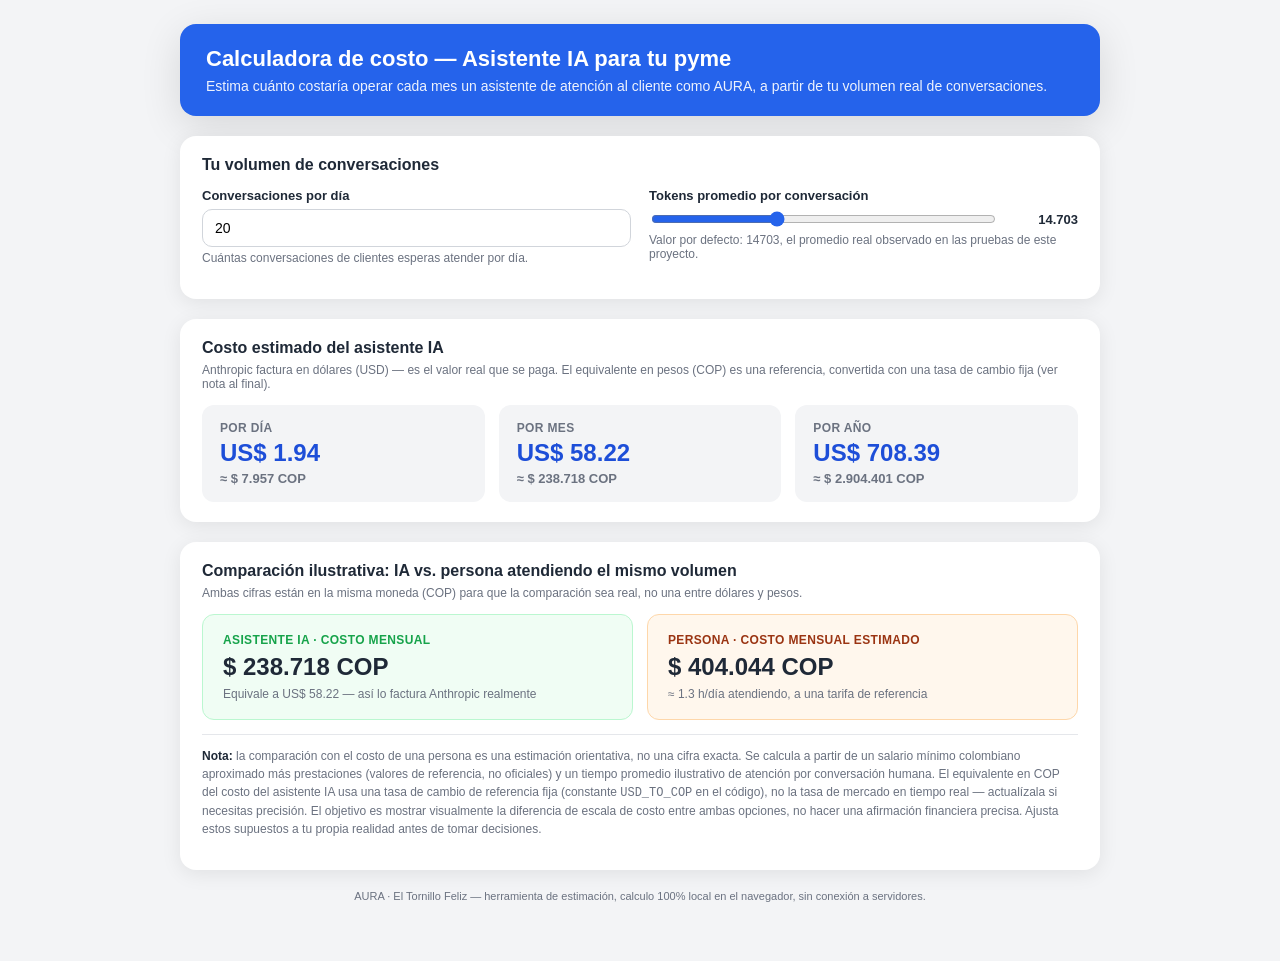
<file: docs/artifact_calculadora_roi.html>
<!doctype html>
<html lang="es">
<head>
<meta charset="UTF-8" />
<meta name="viewport" content="width=device-width, initial-scale=1.0" />
<title>Calculadora de costo — Asistente IA para tu pyme</title>
<style>
  :root {
    --brand: #2563eb;
    --brand-dark: #1d4ed8;
    --bg: #f3f4f6;
    --surface: #ffffff;
    --text: #1f2937;
    --text-muted: #6b7280;
    --radius: 16px;
    --accent-green: #16a34a;
    --accent-green-bg: #f0fdf4;
    --accent-orange: #9a3412;
    --accent-orange-bg: #fff7ed;
  }

  * {
    box-sizing: border-box;
  }

  body {
    margin: 0;
    font-family: -apple-system, BlinkMacSystemFont, "Segoe UI", Roboto, Helvetica, Arial, sans-serif;
    background: var(--bg);
    color: var(--text);
    padding: 24px 16px 60px;
  }

  .page {
    max-width: 920px;
    margin: 0 auto;
    display: flex;
    flex-direction: column;
    gap: 20px;
  }

  header {
    background: var(--brand);
    color: white;
    padding: 22px 26px;
    border-radius: var(--radius);
    box-shadow: 0 10px 40px rgba(0, 0, 0, 0.12);
  }

  header h1 {
    margin: 0 0 6px;
    font-size: 22px;
  }

  header p {
    margin: 0;
    font-size: 14px;
    opacity: 0.92;
  }

  .card {
    background: var(--surface);
    border-radius: var(--radius);
    box-shadow: 0 4px 20px rgba(0, 0, 0, 0.08);
    padding: 20px 22px;
  }

  .card h2 {
    margin: 0 0 14px;
    font-size: 16px;
  }

  .card .hint {
    display: block;
    font-size: 12px;
    color: var(--text-muted);
    margin: -8px 0 14px;
  }

  .inputs-grid {
    display: grid;
    grid-template-columns: repeat(auto-fit, minmax(240px, 1fr));
    gap: 18px;
  }

  .field label {
    display: block;
    font-size: 13px;
    font-weight: 600;
    margin-bottom: 6px;
  }

  .field .hint {
    display: block;
    font-size: 12px;
    color: var(--text-muted);
    font-weight: 400;
    margin-top: 4px;
  }

  .field input[type="number"] {
    width: 100%;
    border: 1px solid #d1d5db;
    border-radius: 10px;
    padding: 10px 12px;
    font-size: 14px;
    font-family: inherit;
    outline: none;
  }

  .field input[type="number"]:focus {
    border-color: var(--brand);
  }

  .field input[type="range"] {
    width: 100%;
    accent-color: var(--brand);
  }

  .range-row {
    display: flex;
    align-items: center;
    gap: 10px;
  }

  .range-value {
    font-weight: 700;
    font-size: 13px;
    min-width: 70px;
    text-align: right;
  }

  .results-grid {
    display: grid;
    grid-template-columns: repeat(auto-fit, minmax(200px, 1fr));
    gap: 14px;
  }

  .result-card {
    background: var(--bg);
    border-radius: 12px;
    padding: 16px 18px;
    display: flex;
    flex-direction: column;
    gap: 4px;
  }

  .result-card .label {
    font-size: 12px;
    color: var(--text-muted);
    font-weight: 600;
    text-transform: uppercase;
    letter-spacing: 0.03em;
  }

  .result-card .value {
    font-size: 24px;
    font-weight: 700;
    color: var(--brand-dark);
  }

  .result-card .value-sub {
    font-size: 13px;
    font-weight: 600;
    color: var(--text-muted);
  }

  .comparison-grid {
    display: grid;
    grid-template-columns: repeat(auto-fit, minmax(260px, 1fr));
    gap: 14px;
  }

  .comparison-card {
    border-radius: 12px;
    padding: 18px 20px;
    display: flex;
    flex-direction: column;
    gap: 6px;
  }

  .comparison-card.ai {
    background: var(--accent-green-bg);
    border: 1px solid #bbf7d0;
  }

  .comparison-card.human {
    background: var(--accent-orange-bg);
    border: 1px solid #fed7aa;
  }

  .comparison-card .label {
    font-size: 12px;
    font-weight: 700;
    text-transform: uppercase;
    letter-spacing: 0.03em;
  }

  .comparison-card.ai .label {
    color: var(--accent-green);
  }

  .comparison-card.human .label {
    color: var(--accent-orange);
  }

  .comparison-card .value {
    font-size: 24px;
    font-weight: 700;
    color: var(--text);
  }

  .comparison-card .sub {
    font-size: 12px;
    color: var(--text-muted);
  }

  .disclaimer {
    font-size: 12px;
    color: var(--text-muted);
    line-height: 1.5;
    border-top: 1px solid #e5e7eb;
    margin-top: 14px;
    padding-top: 12px;
  }

  .disclaimer strong {
    color: var(--text);
  }

  footer {
    text-align: center;
    font-size: 11px;
    color: var(--text-muted);
  }
</style>
</head>
<body>
  <div class="page">
    <header>
      <h1>Calculadora de costo — Asistente IA para tu pyme</h1>
      <p>Estima cuánto costaría operar cada mes un asistente de atención al cliente como AURA, a partir de tu volumen real de conversaciones.</p>
    </header>

    <section class="card">
      <h2>Tu volumen de conversaciones</h2>
      <div class="inputs-grid">
        <div class="field">
          <label for="conversations-per-day">Conversaciones por día</label>
          <input type="number" id="conversations-per-day" min="1" step="1" value="20" />
          <span class="hint">Cuántas conversaciones de clientes esperas atender por día.</span>
        </div>
        <div class="field">
          <label for="tokens-per-conversation">Tokens promedio por conversación</label>
          <div class="range-row">
            <input type="range" id="tokens-per-conversation" min="500" max="40000" step="1" value="14703" />
            <span class="range-value" id="tokens-per-conversation-value">14703</span>
          </div>
          <span class="hint">Valor por defecto: 14703, el promedio real observado en las pruebas de este proyecto.</span>
        </div>
      </div>
    </section>

    <section class="card">
      <h2>Costo estimado del asistente IA</h2>
      <span class="hint">Anthropic factura en dólares (USD) — es el valor real que se paga. El equivalente en pesos (COP) es una referencia, convertida con una tasa de cambio fija (ver nota al final).</span>
      <div class="results-grid">
        <div class="result-card">
          <span class="label">Por día</span>
          <span class="value" id="cost-day-usd">—</span>
          <span class="value-sub" id="cost-day-cop">—</span>
        </div>
        <div class="result-card">
          <span class="label">Por mes</span>
          <span class="value" id="cost-month-usd">—</span>
          <span class="value-sub" id="cost-month-cop">—</span>
        </div>
        <div class="result-card">
          <span class="label">Por año</span>
          <span class="value" id="cost-year-usd">—</span>
          <span class="value-sub" id="cost-year-cop">—</span>
        </div>
      </div>
    </section>

    <section class="card">
      <h2>Comparación ilustrativa: IA vs. persona atendiendo el mismo volumen</h2>
      <span class="hint">Ambas cifras están en la misma moneda (COP) para que la comparación sea real, no una entre dólares y pesos.</span>
      <div class="comparison-grid">
        <div class="comparison-card ai">
          <span class="label">Asistente IA · costo mensual</span>
          <span class="value" id="compare-ai-cost">—</span>
          <span class="sub" id="compare-ai-usd-sub">—</span>
        </div>
        <div class="comparison-card human">
          <span class="label">Persona · costo mensual estimado</span>
          <span class="value" id="compare-human-cost">—</span>
          <span class="sub" id="compare-human-hours">—</span>
        </div>
      </div>
      <p class="disclaimer">
        <strong>Nota:</strong> la comparación con el costo de una persona es una
        estimación orientativa, no una cifra exacta. Se calcula a partir de un
        salario mínimo colombiano aproximado más prestaciones (valores de
        referencia, no oficiales) y un tiempo promedio ilustrativo de atención
        por conversación humana. El equivalente en COP del costo del asistente
        IA usa una tasa de cambio de referencia fija (constante
        <code>USD_TO_COP</code> en el código), no la tasa de mercado en tiempo
        real — actualízala si necesitas precisión. El objetivo es mostrar
        visualmente la diferencia de escala de costo entre ambas opciones, no
        hacer una afirmación financiera precisa. Ajusta estos supuestos a tu
        propia realidad antes de tomar decisiones.
      </p>
    </section>

    <footer>AURA · El Tornillo Feliz — herramienta de estimación, calculo 100% local en el navegador, sin conexión a servidores.</footer>
  </div>

  <script>
    // Mismos valores de referencia que app/core/config.py (PRICE_PER_MILLION_INPUT_TOKENS /
    // PRICE_PER_MILLION_OUTPUT_TOKENS). Son APROXIMADOS, basados en el pricing publico
    // conocido de Claude Sonnet al momento de escribir esto — NO son autoritativos.
    // Verificar y actualizar contra el pricing vigente en https://www.anthropic.com/pricing
    const PRICE_PER_MILLION_INPUT_TOKENS = 3.0;
    const PRICE_PER_MILLION_OUTPUT_TOKENS = 15.0;

    // Este artifact no tiene el split real input/output por conversacion (eso vive en
    // token_usage en la base de datos), asi que se usa un precio ponderado aproximado.
    // Se asume ~70% de los tokens como input y ~30% como output: en un asistente con
    // tool use, el historial completo de la conversacion se reenvia como input en cada
    // llamada del loop, lo que infla el input mucho mas que el output (la respuesta
    // final es texto corto). Es una aproximacion razonable, no un dato medido.
    const BLENDED_PRICE_PER_MILLION_TOKENS =
      0.7 * PRICE_PER_MILLION_INPUT_TOKENS + 0.3 * PRICE_PER_MILLION_OUTPUT_TOKENS;

    // Tasa de referencia USD -> COP, AJUSTABLE. Anthropic factura en USD; esta
    // constante solo existe para (a) mostrarle al dueno de la pyme un equivalente
    // en pesos y (b) poder comparar el costo del asistente IA con el costo de una
    // persona (que esta en COP) usando la MISMA moneda — comparar un numero en USD
    // contra uno en COP sin convertir exagera la diferencia varios ordenes de
    // magnitud, que es exactamente el bug que esta constante corrige. NO es una
    // tasa de cambio oficial ni en tiempo real: es un valor de referencia razonable
    // al momento de escribir esto. Actualizala contra la TRM del Banco de la
    // Republica (o la fuente que uses) si necesitas precision.
    const USD_TO_COP = 4100;

    // Valores de referencia ilustrativos para la comparacion con una persona, NO
    // cifras oficiales. Ajustar al salario minimo y prestaciones vigentes en Colombia.
    const SALARIO_MINIMO_MENSUAL_COP = 1300000;
    const AUXILIO_TRANSPORTE_COP = 162000;
    const FACTOR_PRESTACIONES = 1.52; // cesantias, prima, vacaciones, seguridad social patronal (aprox)
    const HORAS_LABORALES_MES = 220;
    const MINUTOS_ATENCION_HUMANA_POR_CONVERSACION = 4; // supuesto ilustrativo, no medido

    const costoHoraPersona =
      ((SALARIO_MINIMO_MENSUAL_COP + AUXILIO_TRANSPORTE_COP) * FACTOR_PRESTACIONES) /
      HORAS_LABORALES_MES;

    const conversationsInput = document.getElementById("conversations-per-day");
    const tokensInput = document.getElementById("tokens-per-conversation");
    const tokensValueLabel = document.getElementById("tokens-per-conversation-value");

    const costDayUsdEl = document.getElementById("cost-day-usd");
    const costDayCopEl = document.getElementById("cost-day-cop");
    const costMonthUsdEl = document.getElementById("cost-month-usd");
    const costMonthCopEl = document.getElementById("cost-month-cop");
    const costYearUsdEl = document.getElementById("cost-year-usd");
    const costYearCopEl = document.getElementById("cost-year-cop");
    const compareAiEl = document.getElementById("compare-ai-cost");
    const compareAiUsdSubEl = document.getElementById("compare-ai-usd-sub");
    const compareHumanEl = document.getElementById("compare-human-cost");
    const compareHumanHoursEl = document.getElementById("compare-human-hours");

    // "US$" y el sufijo " COP" evitan que ambas monedas se lean como si fueran
    // la misma: los dos simbolos "$" nativos de en-US y es-CO son identicos a
    // simple vista, que fue justamente la fuente de la confusion original.
    function formatUsd(value) {
      const number = value.toLocaleString("en-US", {
        minimumFractionDigits: 2,
        maximumFractionDigits: 2,
      });
      return `US$ ${number}`;
    }

    function formatCop(value) {
      const number = Math.round(value).toLocaleString("es-CO");
      return `$ ${number} COP`;
    }

    function recalculate() {
      const conversationsPerDay = Math.max(0, Number(conversationsInput.value) || 0);
      const tokensPerConversation = Math.max(0, Number(tokensInput.value) || 0);
      tokensValueLabel.textContent = tokensPerConversation.toLocaleString("es-CO");

      const tokensPerDay = conversationsPerDay * tokensPerConversation;
      const costPerDayUsd = (tokensPerDay / 1_000_000) * BLENDED_PRICE_PER_MILLION_TOKENS;
      const costPerMonthUsd = costPerDayUsd * 30;
      const costPerYearUsd = costPerDayUsd * 365;

      const costPerDayCop = costPerDayUsd * USD_TO_COP;
      const costPerMonthCop = costPerMonthUsd * USD_TO_COP;
      const costPerYearCop = costPerYearUsd * USD_TO_COP;

      costDayUsdEl.textContent = formatUsd(costPerDayUsd);
      costDayCopEl.textContent = `≈ ${formatCop(costPerDayCop)}`;
      costMonthUsdEl.textContent = formatUsd(costPerMonthUsd);
      costMonthCopEl.textContent = `≈ ${formatCop(costPerMonthCop)}`;
      costYearUsdEl.textContent = formatUsd(costPerYearUsd);
      costYearCopEl.textContent = `≈ ${formatCop(costPerYearCop)}`;

      // La comparacion con el costo de una persona SIEMPRE va en COP: comparar
      // el numero en USD que factura Anthropic contra el numero en COP del
      // salario -sin convertir- infla la diferencia varios ordenes de magnitud.
      compareAiEl.textContent = formatCop(costPerMonthCop);
      compareAiUsdSubEl.textContent = `Equivale a ${formatUsd(costPerMonthUsd)} — así lo factura Anthropic realmente`;

      const minutosPorDia = conversationsPerDay * MINUTOS_ATENCION_HUMANA_POR_CONVERSACION;
      const horasPorDia = minutosPorDia / 60;
      const costoHumanoMensualCop = horasPorDia * 30 * costoHoraPersona;

      compareHumanEl.textContent = formatCop(costoHumanoMensualCop);
      compareHumanHoursEl.textContent =
        `≈ ${horasPorDia.toFixed(1)} h/día atendiendo, a una tarifa de referencia`;
    }

    conversationsInput.addEventListener("input", recalculate);
    tokensInput.addEventListener("input", recalculate);

    recalculate();
  </script>
</body>
</html>
</file>
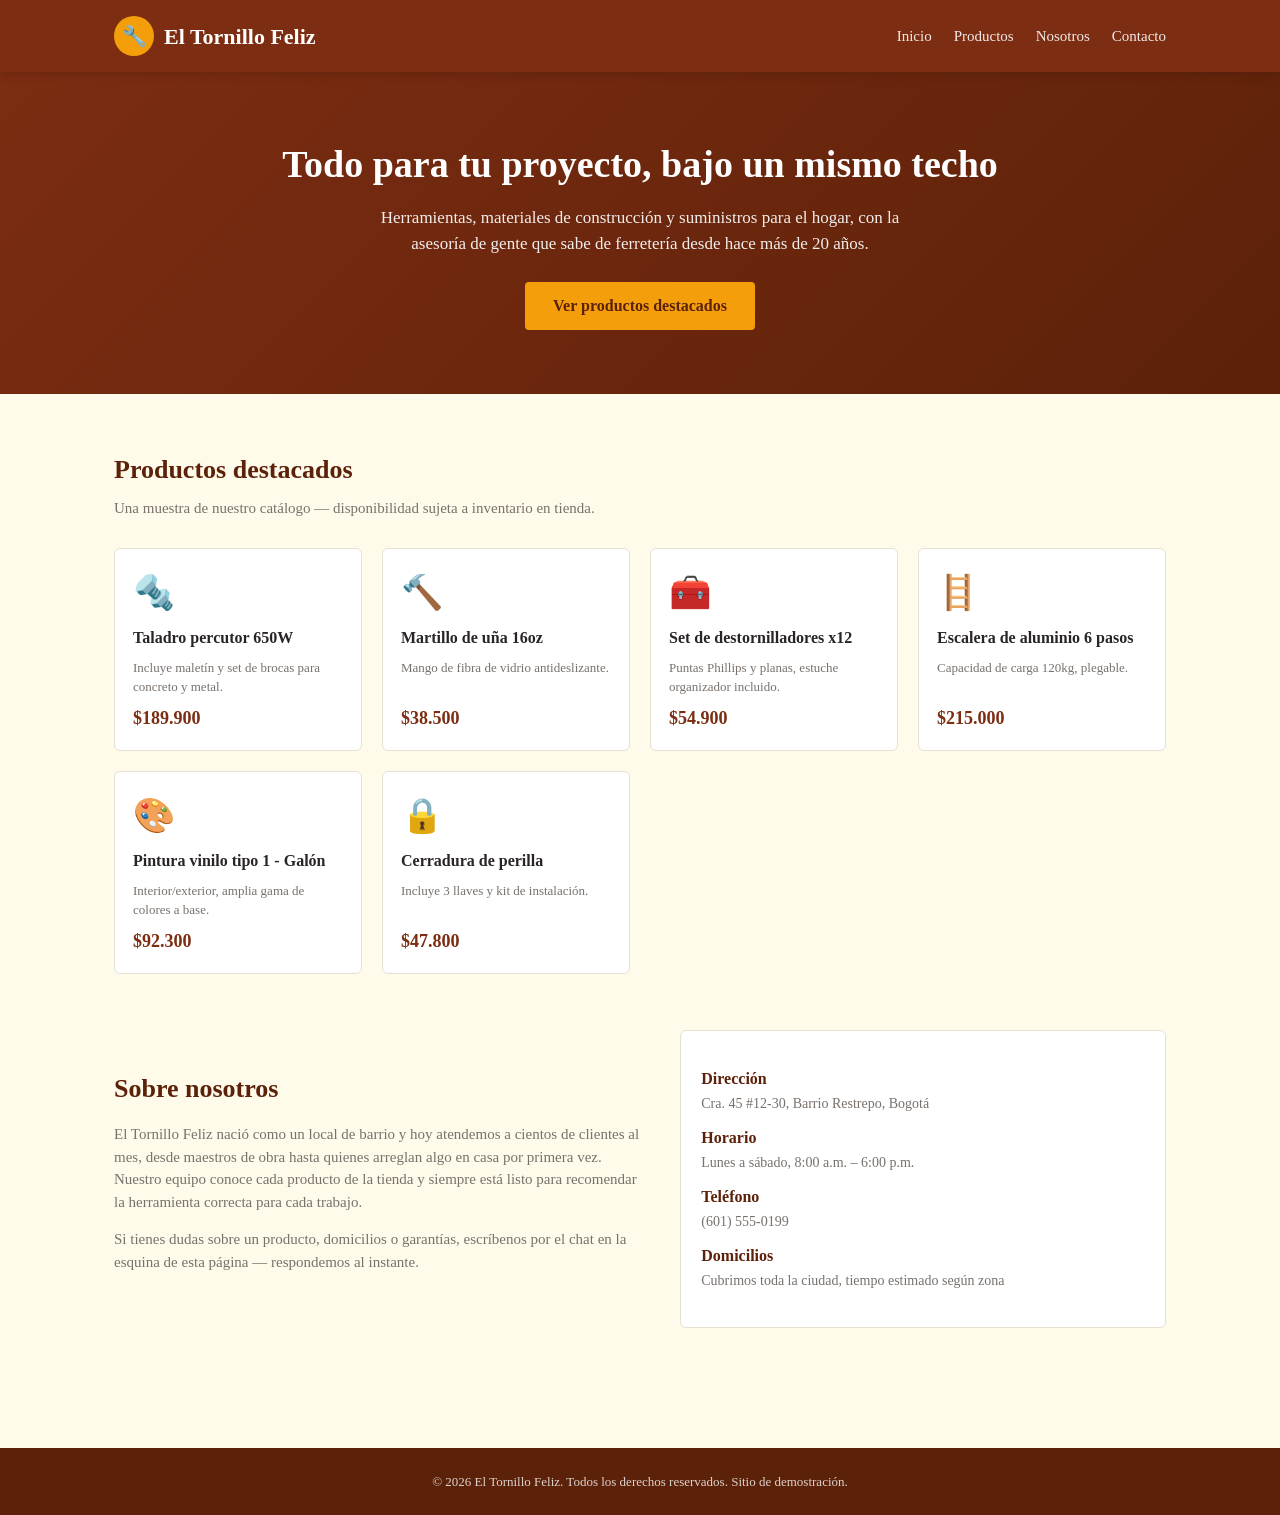
<file: app/static/demo-tienda.html>
<!--
  Sitio DEMO de un cliente ficticio de AURA: la ferreteria "El Tornillo Feliz".
  Objetivo de esta pagina: mostrar que el widget se integra con UNA linea de
  codigo al final del <body>, sobre el sitio real de una pyme -- no es una
  pagina de pruebas del propio AURA. El CSS de aqui es deliberadamente propio
  del "sitio anfitrion" (paleta, tipografia, layout) para demostrar que el
  widget no lo deforma: todo el markup y estilos del widget viven en un
  Shadow DOM aparte (ver app/static/widget.js).
-->
<!doctype html>
<html lang="es">
<head>
  <meta charset="UTF-8" />
  <meta name="viewport" content="width=device-width, initial-scale=1.0" />
  <title>El Tornillo Feliz · Ferretería y suministros para el hogar</title>
  <style>
    :root {
      --wood: #7c2d12;
      --wood-dark: #5c2109;
      --amber: #f59e0b;
      --cream: #fffbeb;
      --ink: #292524;
      --ink-muted: #78716c;
    }

    * {
      box-sizing: border-box;
    }

    html, body {
      margin: 0;
      padding: 0;
    }

    body {
      font-family: Georgia, "Times New Roman", serif;
      color: var(--ink);
      background: var(--cream);
      line-height: 1.5;
    }

    a {
      color: inherit;
    }

    .site-header {
      background: var(--wood);
      color: white;
      position: sticky;
      top: 0;
      z-index: 100;
      box-shadow: 0 2px 10px rgba(0, 0, 0, 0.15);
    }

    .site-header-inner {
      max-width: 1100px;
      margin: 0 auto;
      padding: 16px 24px;
      display: flex;
      align-items: center;
      justify-content: space-between;
      gap: 16px;
      flex-wrap: wrap;
    }

    .logo {
      display: flex;
      align-items: center;
      gap: 10px;
      font-size: 22px;
      font-weight: bold;
      text-decoration: none;
      color: white;
    }

    .logo-mark {
      width: 40px;
      height: 40px;
      border-radius: 50%;
      background: var(--amber);
      color: var(--wood-dark);
      display: flex;
      align-items: center;
      justify-content: center;
      font-size: 20px;
      flex-shrink: 0;
    }

    .site-nav {
      display: flex;
      gap: 22px;
      list-style: none;
      margin: 0;
      padding: 0;
      font-size: 15px;
    }

    .site-nav a {
      text-decoration: none;
      opacity: 0.9;
      transition: opacity 0.15s ease;
    }

    .site-nav a:hover {
      opacity: 1;
      text-decoration: underline;
    }

    .hero {
      background: linear-gradient(135deg, var(--wood) 0%, var(--wood-dark) 100%);
      color: white;
      padding: 64px 24px;
      text-align: center;
    }

    .hero h1 {
      font-size: 38px;
      margin: 0 0 12px;
    }

    .hero p {
      font-size: 17px;
      max-width: 560px;
      margin: 0 auto 26px;
      opacity: 0.92;
    }

    .btn-cta {
      display: inline-block;
      background: var(--amber);
      color: var(--wood-dark);
      font-weight: bold;
      padding: 12px 28px;
      border-radius: 4px;
      text-decoration: none;
      font-size: 16px;
    }

    .btn-cta:hover {
      background: #fbbf24;
    }

    main {
      max-width: 1100px;
      margin: 0 auto;
      padding: 56px 24px;
    }

    section + section {
      margin-top: 56px;
    }

    .section-title {
      font-size: 26px;
      margin: 0 0 8px;
      color: var(--wood-dark);
    }

    .section-subtitle {
      color: var(--ink-muted);
      margin: 0 0 28px;
      font-size: 15px;
    }

    .product-grid {
      display: grid;
      grid-template-columns: repeat(auto-fit, minmax(220px, 1fr));
      gap: 20px;
    }

    .product-card {
      background: white;
      border: 1px solid #e7e0d4;
      border-radius: 6px;
      padding: 18px;
      display: flex;
      flex-direction: column;
      gap: 8px;
    }

    .product-icon {
      font-size: 34px;
    }

    .product-card h3 {
      margin: 0;
      font-size: 16px;
    }

    .product-card p {
      margin: 0;
      font-size: 13px;
      color: var(--ink-muted);
    }

    .product-price {
      margin-top: auto;
      font-size: 18px;
      font-weight: bold;
      color: var(--wood);
    }

    .about-grid {
      display: grid;
      grid-template-columns: 1.1fr 1fr;
      gap: 32px;
      align-items: center;
    }

    .about-grid p {
      color: var(--ink-muted);
      font-size: 15px;
    }

    .info-card {
      background: white;
      border: 1px solid #e7e0d4;
      border-radius: 6px;
      padding: 20px;
    }

    .info-card dt {
      font-weight: bold;
      color: var(--wood-dark);
      margin-top: 12px;
    }

    .info-card dt:first-child {
      margin-top: 0;
    }

    .info-card dd {
      margin: 2px 0 0;
      color: var(--ink-muted);
      font-size: 14px;
    }

    .site-footer {
      background: var(--wood-dark);
      color: rgba(255, 255, 255, 0.8);
      text-align: center;
      padding: 24px;
      font-size: 13px;
      margin-top: 64px;
    }

    @media (max-width: 700px) {
      .about-grid {
        grid-template-columns: 1fr;
      }
    }
  </style>
</head>
<body>
  <header class="site-header">
    <div class="site-header-inner">
      <a class="logo" href="#inicio">
        <span class="logo-mark">🔧</span>
        El Tornillo Feliz
      </a>
      <nav>
        <ul class="site-nav">
          <li><a href="#inicio">Inicio</a></li>
          <li><a href="#productos">Productos</a></li>
          <li><a href="#nosotros">Nosotros</a></li>
          <li><a href="#contacto">Contacto</a></li>
        </ul>
      </nav>
    </div>
  </header>

  <section class="hero" id="inicio">
    <h1>Todo para tu proyecto, bajo un mismo techo</h1>
    <p>
      Herramientas, materiales de construcción y suministros para el hogar,
      con la asesoría de gente que sabe de ferretería desde hace más de 20 años.
    </p>
    <a class="btn-cta" href="#productos">Ver productos destacados</a>
  </section>

  <main>
    <section id="productos">
      <h2 class="section-title">Productos destacados</h2>
      <p class="section-subtitle">Una muestra de nuestro catálogo — disponibilidad sujeta a inventario en tienda.</p>
      <div class="product-grid">
        <article class="product-card">
          <span class="product-icon">🔩</span>
          <h3>Taladro percutor 650W</h3>
          <p>Incluye maletín y set de brocas para concreto y metal.</p>
          <span class="product-price">$189.900</span>
        </article>
        <article class="product-card">
          <span class="product-icon">🔨</span>
          <h3>Martillo de uña 16oz</h3>
          <p>Mango de fibra de vidrio antideslizante.</p>
          <span class="product-price">$38.500</span>
        </article>
        <article class="product-card">
          <span class="product-icon">🧰</span>
          <h3>Set de destornilladores x12</h3>
          <p>Puntas Phillips y planas, estuche organizador incluido.</p>
          <span class="product-price">$54.900</span>
        </article>
        <article class="product-card">
          <span class="product-icon">🪜</span>
          <h3>Escalera de aluminio 6 pasos</h3>
          <p>Capacidad de carga 120kg, plegable.</p>
          <span class="product-price">$215.000</span>
        </article>
        <article class="product-card">
          <span class="product-icon">🎨</span>
          <h3>Pintura vinilo tipo 1 - Galón</h3>
          <p>Interior/exterior, amplia gama de colores a base.</p>
          <span class="product-price">$92.300</span>
        </article>
        <article class="product-card">
          <span class="product-icon">🔒</span>
          <h3>Cerradura de perilla</h3>
          <p>Incluye 3 llaves y kit de instalación.</p>
          <span class="product-price">$47.800</span>
        </article>
      </div>
    </section>

    <section id="nosotros">
      <div class="about-grid">
        <div>
          <h2 class="section-title">Sobre nosotros</h2>
          <p>
            El Tornillo Feliz nació como un local de barrio y hoy atendemos a
            cientos de clientes al mes, desde maestros de obra hasta quienes
            arreglan algo en casa por primera vez. Nuestro equipo conoce cada
            producto de la tienda y siempre está listo para recomendar la
            herramienta correcta para cada trabajo.
          </p>
          <p>
            Si tienes dudas sobre un producto, domicilios o garantías, escríbenos
            por el chat en la esquina de esta página — respondemos al instante.
          </p>
        </div>
        <div class="info-card" id="contacto">
          <dl>
            <dt>Dirección</dt>
            <dd>Cra. 45 #12-30, Barrio Restrepo, Bogotá</dd>
            <dt>Horario</dt>
            <dd>Lunes a sábado, 8:00 a.m. – 6:00 p.m.</dd>
            <dt>Teléfono</dt>
            <dd>(601) 555-0199</dd>
            <dt>Domicilios</dt>
            <dd>Cubrimos toda la ciudad, tiempo estimado según zona</dd>
          </dl>
        </div>
      </div>
    </section>
  </main>

  <footer class="site-footer">
    © 2026 El Tornillo Feliz. Todos los derechos reservados. Sitio de demostración.
  </footer>

  <!--
    Integracion del widget de AURA: una sola linea. data-business-id identifica
    al negocio, data-api apunta al servidor de AURA (aqui, el mismo host local
    para la demo), data-business-name es opcional y personaliza el saludo/titulo.
    Todo lo que renderiza -- burbuja y panel de chat -- vive en un Shadow DOM
    propio: el CSS de esta pagina (fuente serif, paleta madera/ambar, layout)
    no lo toca, y el widget tampoco altera nada de lo que ya ves arriba.
  -->
  <script
    src="http://localhost:8000/static/widget.js"
    data-business-id="tornillo-feliz"
    data-business-name="El Tornillo Feliz"
    data-api="http://localhost:8000"
  ></script>
</body>
</html>
</file>
